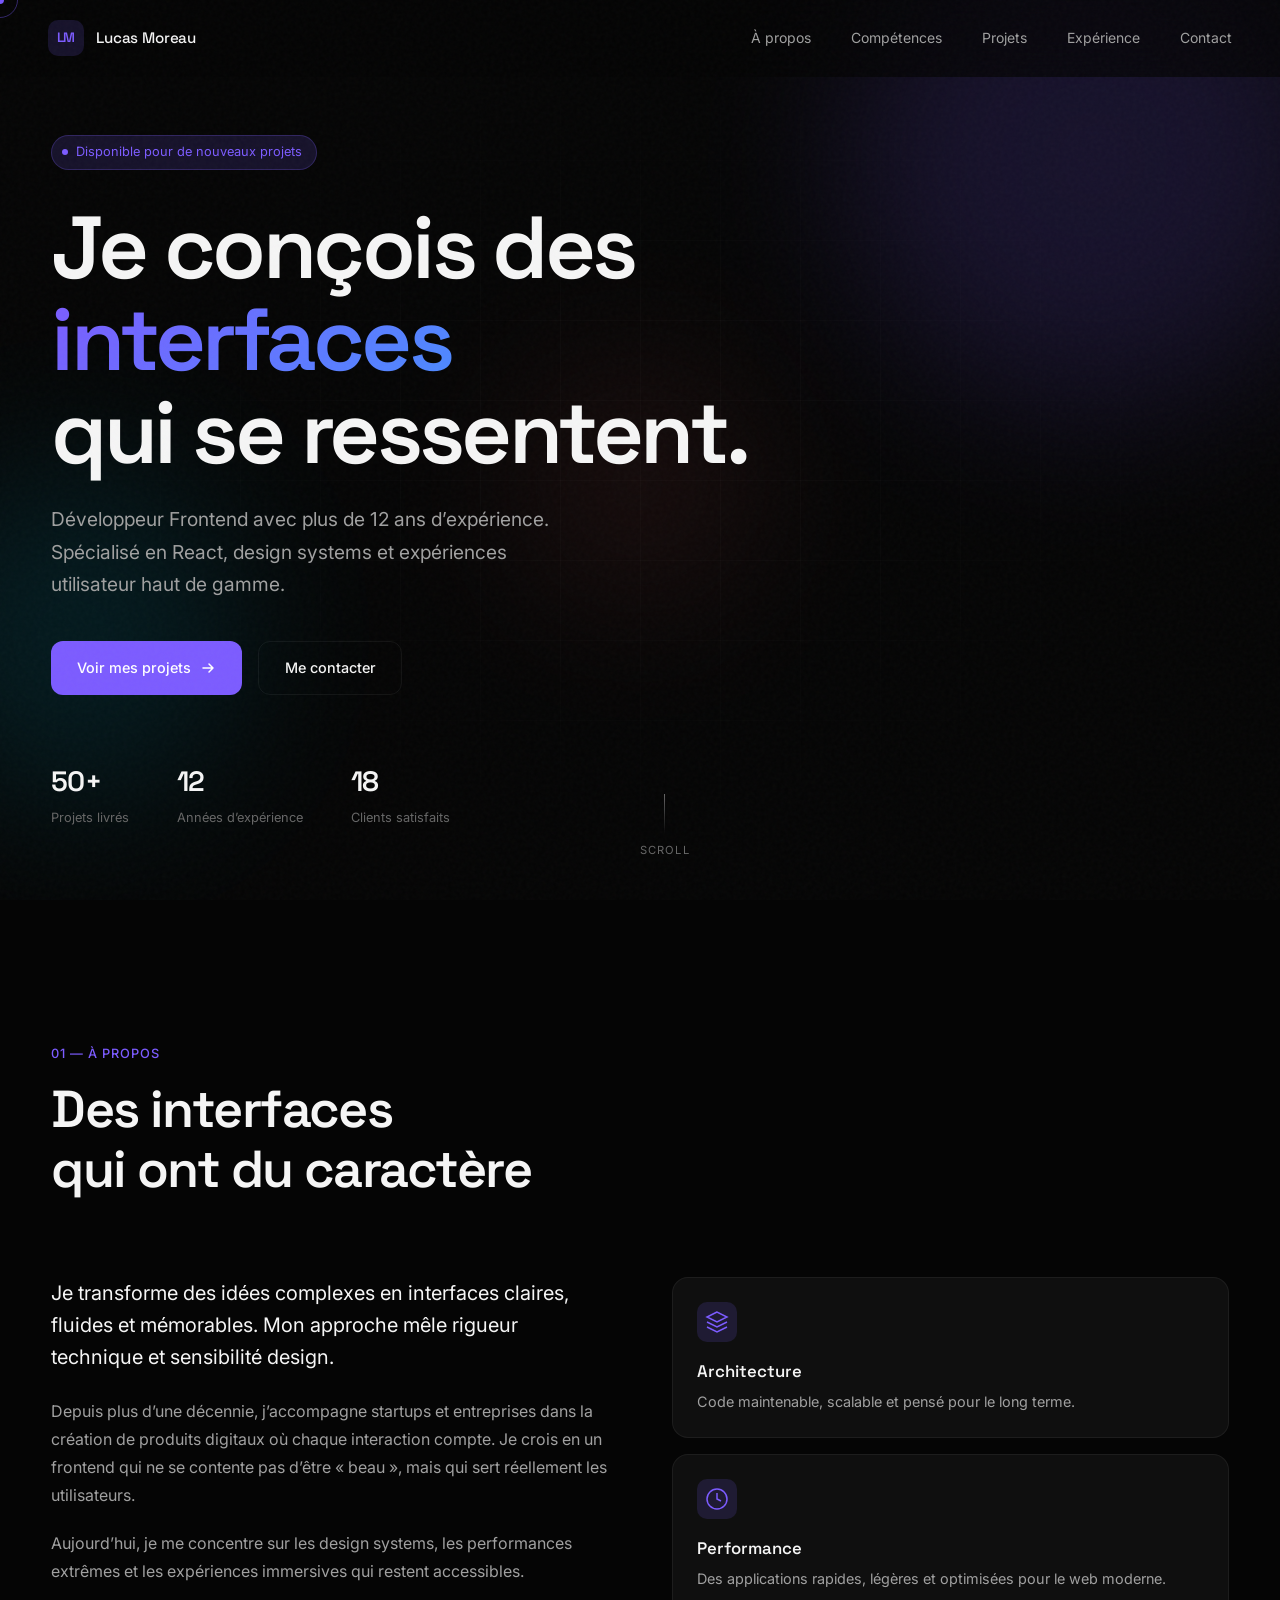
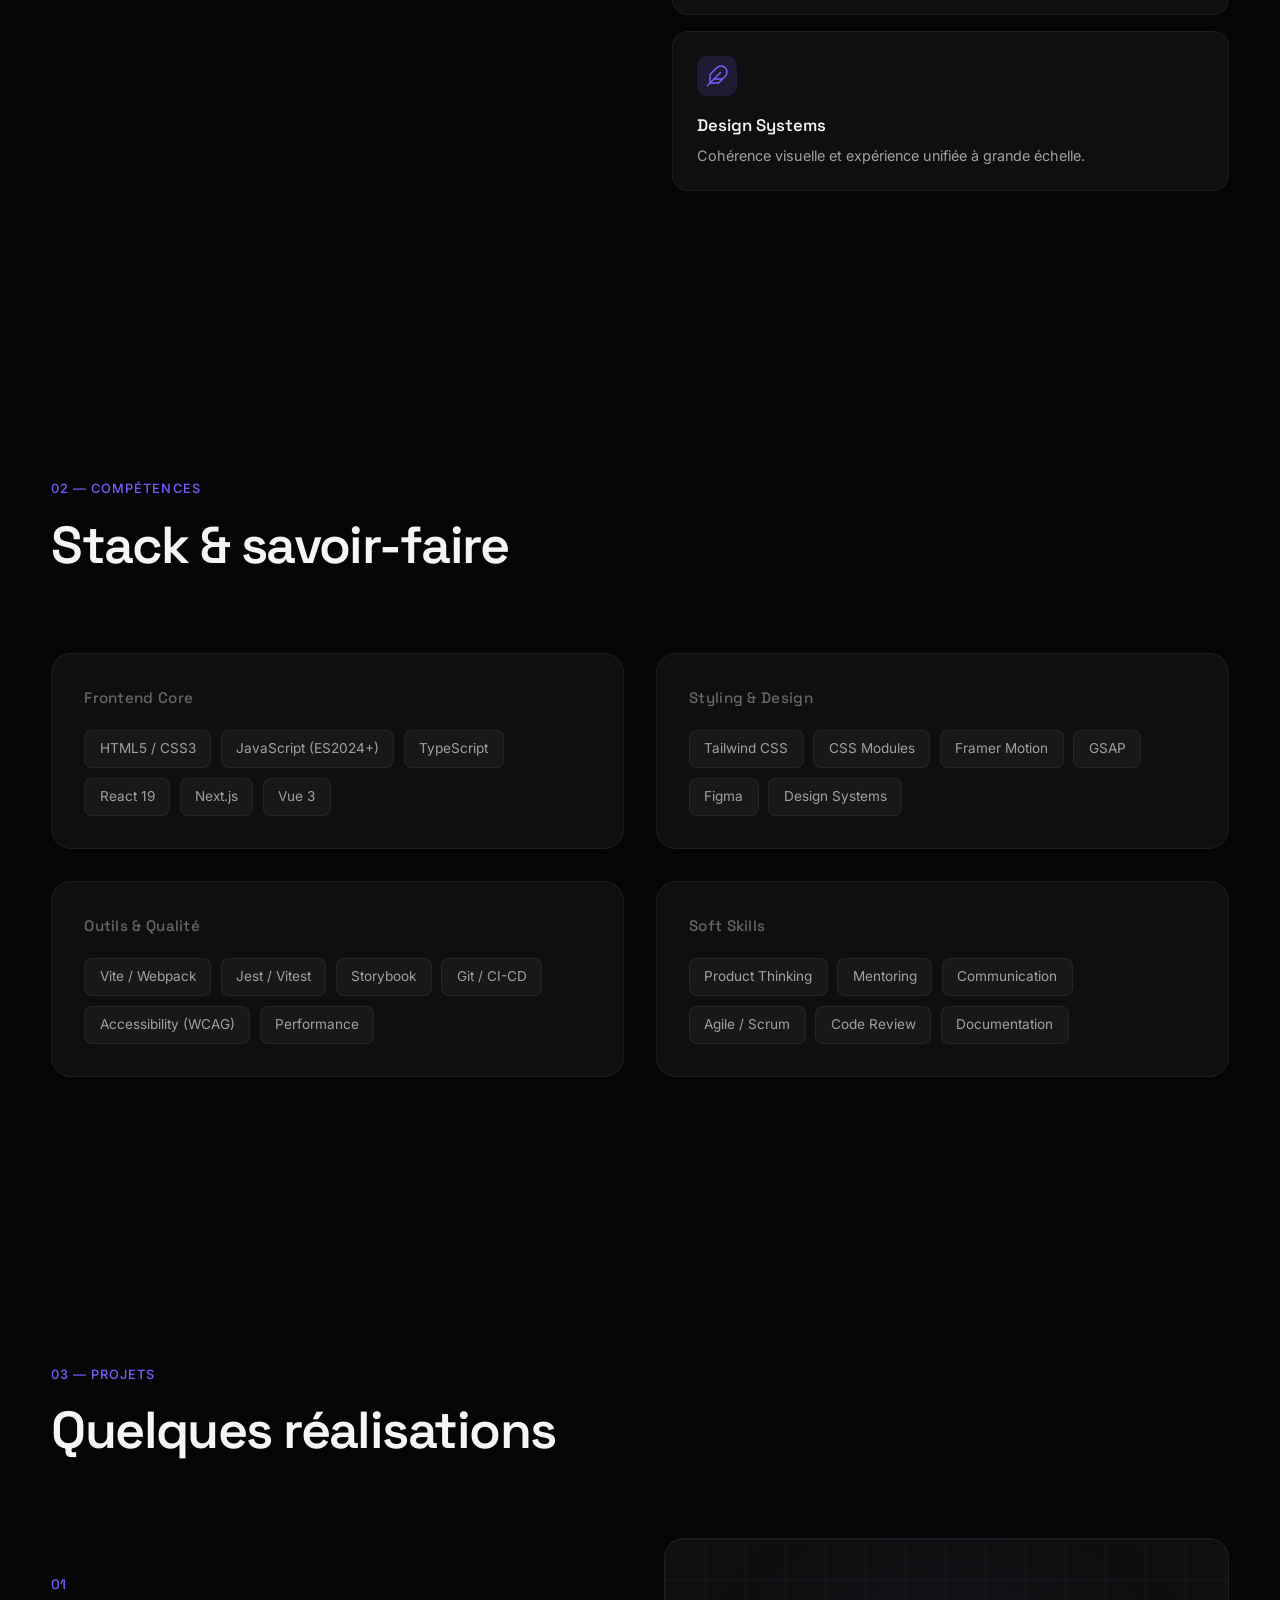
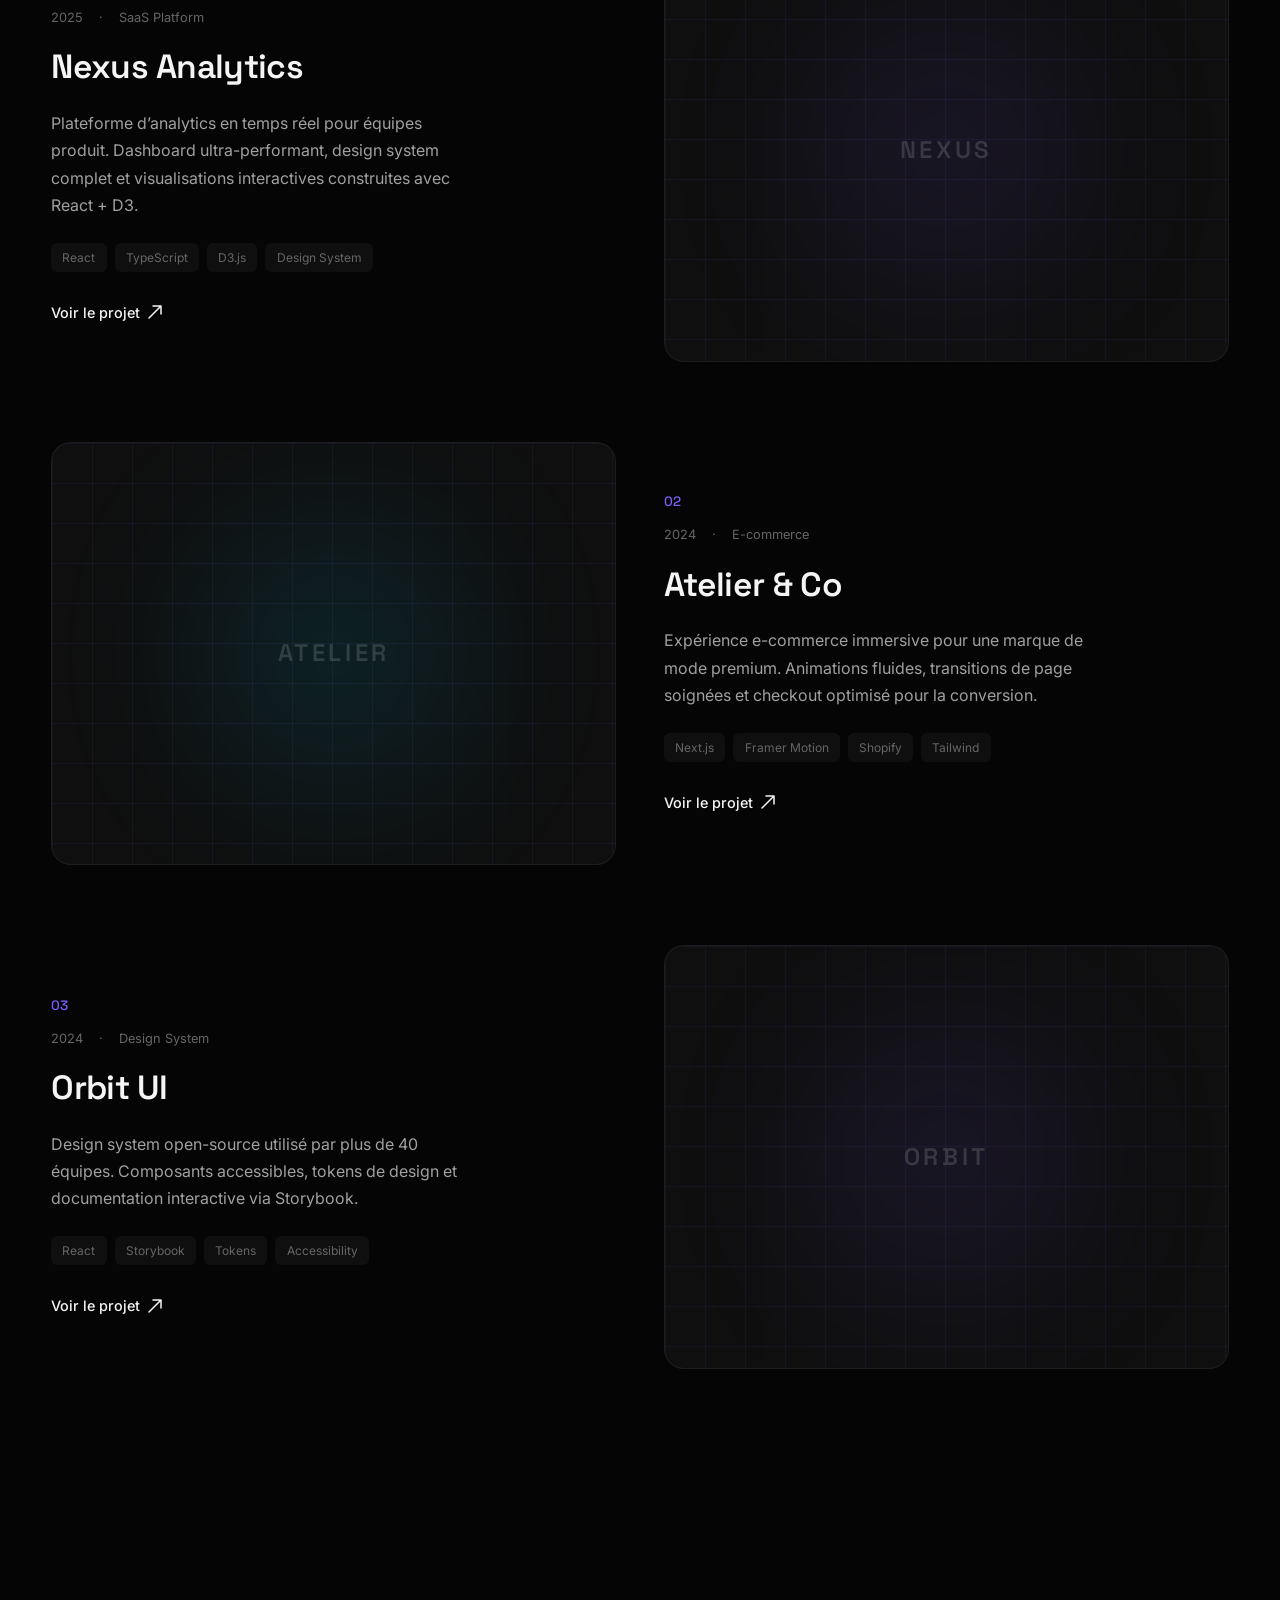
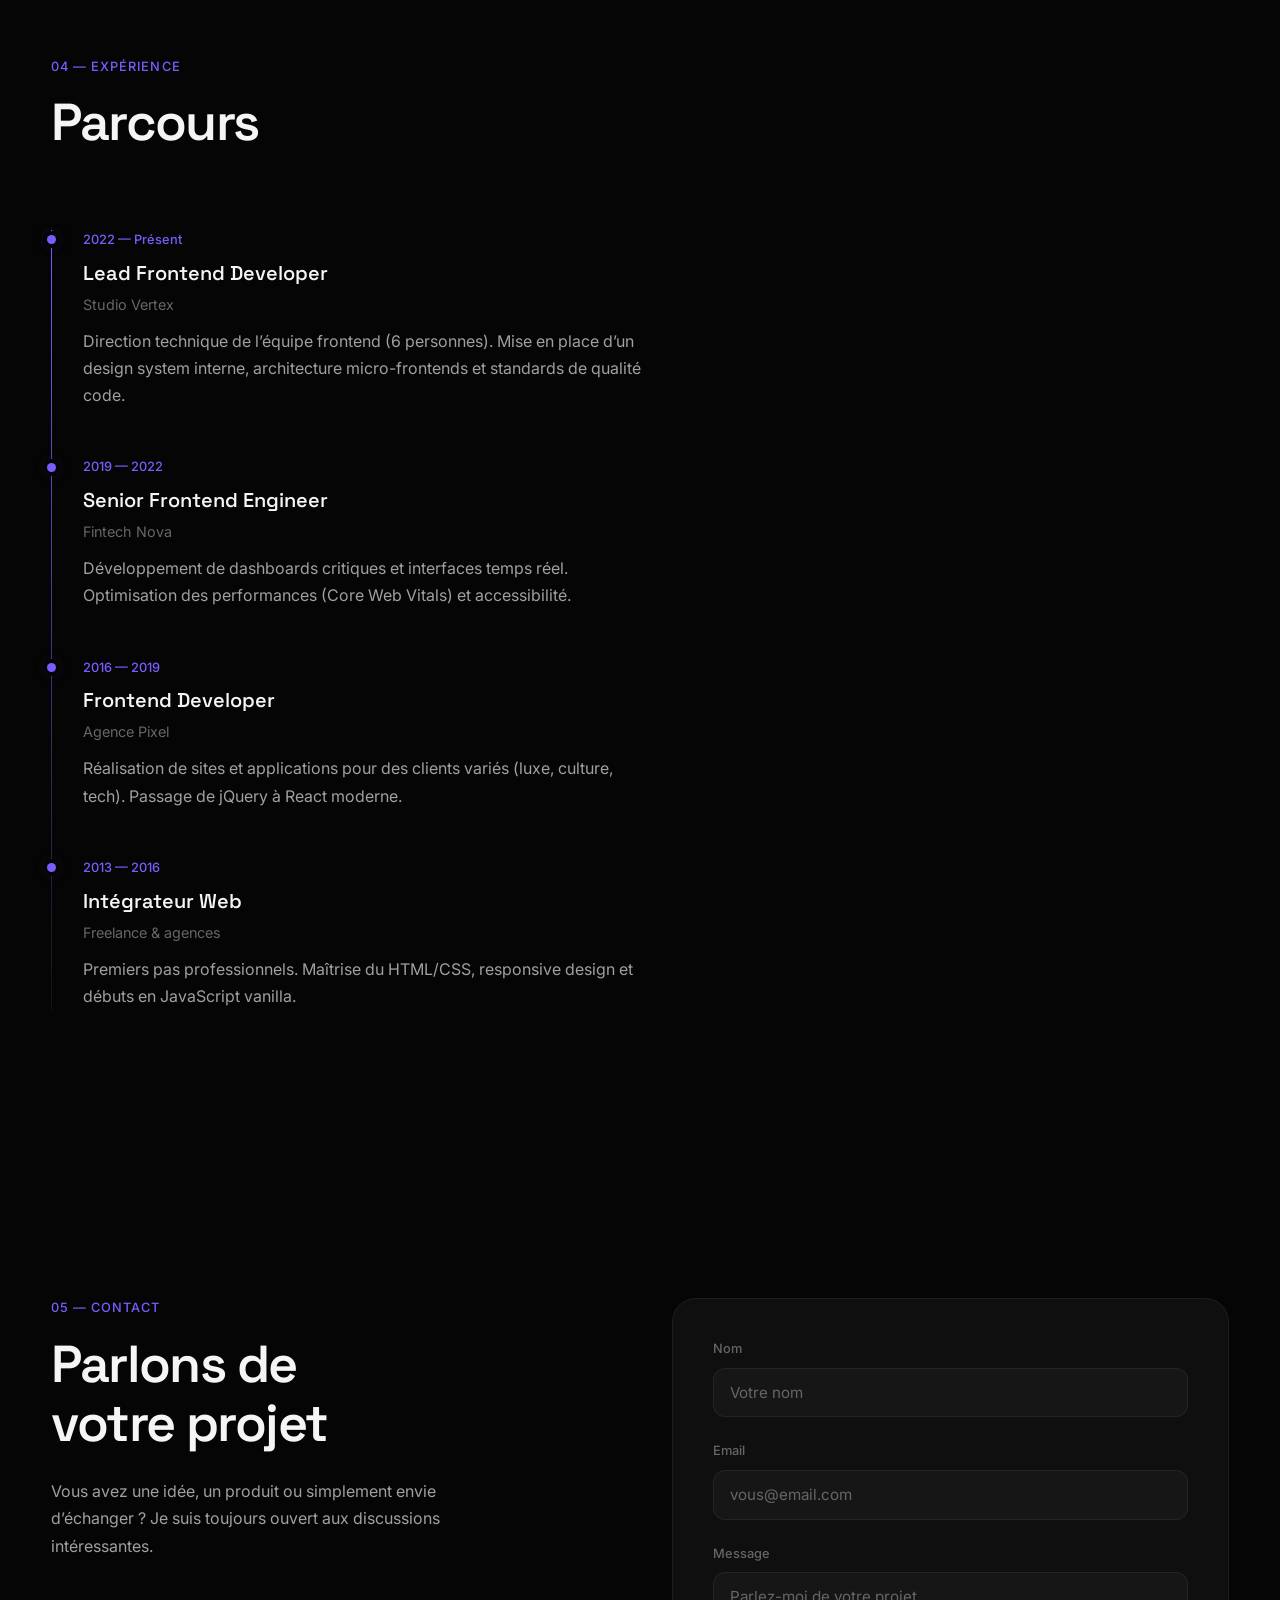
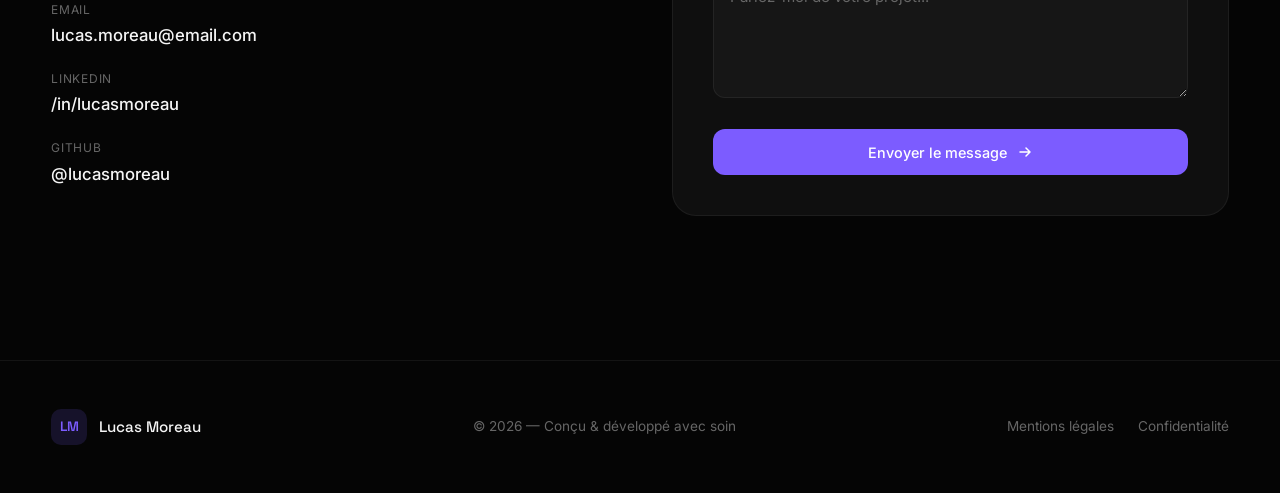
<file: index.html>
<!DOCTYPE html>
<html lang="fr">
<head>
  <meta charset="UTF-8" />
  <meta name="viewport" content="width=device-width, initial-scale=1.0" />
  <title>Lucas Moreau — Frontend Developer</title>
  <meta name="description" content="Portfolio de Lucas Moreau, développeur Frontend spécialisé en interfaces modernes et expériences utilisateur exceptionnelles." />
  <link rel="preconnect" href="https://fonts.googleapis.com" />
  <link rel="preconnect" href="https://fonts.gstatic.com" crossorigin />
  <link href="https://fonts.googleapis.com/css2?family=Space+Grotesk:wght@300;400;500;600;700&family=Inter:wght@300;400;500;600&display=swap" rel="stylesheet" />
  <link rel="stylesheet" href="styles.css" />
</head>
<body>
  <!-- Noise overlay -->
  <div class="noise"></div>

  <!-- Cursor custom -->
  <div class="cursor" id="cursor"></div>
  <div class="cursor-follower" id="cursorFollower"></div>

  <!-- Navigation -->
  <nav class="nav" id="nav">
    <div class="nav-logo">
      <span class="logo-mark">LM</span>
      <span class="logo-text">Lucas Moreau</span>
    </div>
    <ul class="nav-links">
      <li><a href="#about" data-section="about">À propos</a></li>
      <li><a href="#skills" data-section="skills">Compétences</a></li>
      <li><a href="#projects" data-section="projects">Projets</a></li>
      <li><a href="#experience" data-section="experience">Expérience</a></li>
      <li><a href="#contact" data-section="contact">Contact</a></li>
    </ul>
    <button class="nav-toggle" id="navToggle" aria-label="Menu">
      <span></span>
      <span></span>
    </button>
  </nav>

  <!-- Mobile menu -->
  <div class="mobile-menu" id="mobileMenu">
    <ul>
      <li><a href="#about">À propos</a></li>
      <li><a href="#skills">Compétences</a></li>
      <li><a href="#projects">Projets</a></li>
      <li><a href="#experience">Expérience</a></li>
      <li><a href="#contact">Contact</a></li>
    </ul>
  </div>

  <!-- Hero -->
  <header class="hero" id="hero">
    <div class="hero-bg">
      <div class="orb orb-1"></div>
      <div class="orb orb-2"></div>
      <div class="orb orb-3"></div>
      <div class="grid-lines"></div>
    </div>

    <div class="hero-content">
      <div class="hero-badge">
        <span class="badge-dot"></span>
        Disponible pour de nouveaux projets
      </div>

      <h1 class="hero-title">
        <span class="line">Je conçois des</span>
        <span class="line highlight">interfaces</span>
        <span class="line">qui se ressentent.</span>
      </h1>

      <p class="hero-subtitle">
        Développeur Frontend avec plus de 12 ans d’expérience.<br />
        Spécialisé en React, design systems et expériences utilisateur haut de gamme.
      </p>

      <div class="hero-cta">
        <a href="#projects" class="btn btn-primary">
          <span>Voir mes projets</span>
          <svg width="16" height="16" viewBox="0 0 16 16" fill="none">
            <path d="M3 8H13M13 8L9 4M13 8L9 12" stroke="currentColor" stroke-width="1.5" stroke-linecap="round" stroke-linejoin="round"/>
          </svg>
        </a>
        <a href="#contact" class="btn btn-ghost">Me contacter</a>
      </div>

      <div class="hero-stats">
        <div class="stat">
          <span class="stat-number">50+</span>
          <span class="stat-label">Projets livrés</span>
        </div>
        <div class="stat">
          <span class="stat-number">12</span>
          <span class="stat-label">Années d’expérience</span>
        </div>
        <div class="stat">
          <span class="stat-number">18</span>
          <span class="stat-label">Clients satisfaits</span>
        </div>
      </div>
    </div>

    <div class="scroll-indicator">
      <div class="scroll-line"></div>
      <span>Scroll</span>
    </div>
  </header>

  <!-- About -->
  <section class="section about" id="about">
    <div class="container">
      <div class="section-header">
        <span class="section-tag">01 — À propos</span>
        <h2 class="section-title">Des interfaces<br />qui ont du caractère</h2>
      </div>

      <div class="about-grid">
        <div class="about-text">
          <p class="lead">
            Je transforme des idées complexes en interfaces claires, fluides et mémorables.
            Mon approche mêle rigueur technique et sensibilité design.
          </p>
          <p>
            Depuis plus d’une décennie, j’accompagne startups et entreprises dans la création
            de produits digitaux où chaque interaction compte. Je crois en un frontend qui
            ne se contente pas d’être « beau », mais qui sert réellement les utilisateurs.
          </p>
          <p>
            Aujourd’hui, je me concentre sur les design systems, les performances extrêmes
            et les expériences immersives qui restent accessibles.
          </p>
        </div>

        <div class="about-cards">
          <div class="info-card">
            <div class="info-icon">
              <svg width="24" height="24" viewBox="0 0 24 24" fill="none" stroke="currentColor" stroke-width="1.5">
                <path d="M12 2L2 7l10 5 10-5-10-5zM2 17l10 5 10-5M2 12l10 5 10-5"/>
              </svg>
            </div>
            <h3>Architecture</h3>
            <p>Code maintenable, scalable et pensé pour le long terme.</p>
          </div>
          <div class="info-card">
            <div class="info-icon">
              <svg width="24" height="24" viewBox="0 0 24 24" fill="none" stroke="currentColor" stroke-width="1.5">
                <circle cx="12" cy="12" r="10"/>
                <path d="M12 6v6l4 2"/>
              </svg>
            </div>
            <h3>Performance</h3>
            <p>Des applications rapides, légères et optimisées pour le web moderne.</p>
          </div>
          <div class="info-card">
            <div class="info-icon">
              <svg width="24" height="24" viewBox="0 0 24 24" fill="none" stroke="currentColor" stroke-width="1.5">
                <path d="M20.24 12.24a6 6 0 0 0-8.49-8.49L5 10.5V19h8.5z"/>
                <line x1="16" y1="8" x2="2" y2="22"/>
                <line x1="17.5" y1="15" x2="9" y2="15"/>
              </svg>
            </div>
            <h3>Design Systems</h3>
            <p>Cohérence visuelle et expérience unifiée à grande échelle.</p>
          </div>
        </div>
      </div>
    </div>
  </section>

  <!-- Skills -->
  <section class="section skills" id="skills">
    <div class="container">
      <div class="section-header">
        <span class="section-tag">02 — Compétences</span>
        <h2 class="section-title">Stack & savoir-faire</h2>
      </div>

      <div class="skills-grid">
        <div class="skill-category">
          <h3>Frontend Core</h3>
          <div class="skill-tags">
            <span class="skill-tag">HTML5 / CSS3</span>
            <span class="skill-tag">JavaScript (ES2024+)</span>
            <span class="skill-tag">TypeScript</span>
            <span class="skill-tag">React 19</span>
            <span class="skill-tag">Next.js</span>
            <span class="skill-tag">Vue 3</span>
          </div>
        </div>

        <div class="skill-category">
          <h3>Styling & Design</h3>
          <div class="skill-tags">
            <span class="skill-tag">Tailwind CSS</span>
            <span class="skill-tag">CSS Modules</span>
            <span class="skill-tag">Framer Motion</span>
            <span class="skill-tag">GSAP</span>
            <span class="skill-tag">Figma</span>
            <span class="skill-tag">Design Systems</span>
          </div>
        </div>

        <div class="skill-category">
          <h3>Outils & Qualité</h3>
          <div class="skill-tags">
            <span class="skill-tag">Vite / Webpack</span>
            <span class="skill-tag">Jest / Vitest</span>
            <span class="skill-tag">Storybook</span>
            <span class="skill-tag">Git / CI-CD</span>
            <span class="skill-tag">Accessibility (WCAG)</span>
            <span class="skill-tag">Performance</span>
          </div>
        </div>

        <div class="skill-category">
          <h3>Soft Skills</h3>
          <div class="skill-tags">
            <span class="skill-tag">Product Thinking</span>
            <span class="skill-tag">Mentoring</span>
            <span class="skill-tag">Communication</span>
            <span class="skill-tag">Agile / Scrum</span>
            <span class="skill-tag">Code Review</span>
            <span class="skill-tag">Documentation</span>
          </div>
        </div>
      </div>
    </div>
  </section>

  <!-- Projects -->
  <section class="section projects" id="projects">
    <div class="container">
      <div class="section-header">
        <span class="section-tag">03 — Projets</span>
        <h2 class="section-title">Quelques réalisations</h2>
      </div>

      <div class="projects-list">
        <!-- Project 1 -->
        <article class="project-card" data-index="01">
          <div class="project-info">
            <span class="project-number">01</span>
            <div class="project-meta">
              <span class="project-year">2025</span>
              <span class="project-type">SaaS Platform</span>
            </div>
            <h3 class="project-title">Nexus Analytics</h3>
            <p class="project-desc">
              Plateforme d’analytics en temps réel pour équipes produit.
              Dashboard ultra-performant, design system complet et visualisations
              interactives construites avec React + D3.
            </p>
            <div class="project-tags">
              <span>React</span>
              <span>TypeScript</span>
              <span>D3.js</span>
              <span>Design System</span>
            </div>
            <a href="#" class="project-link">
              Voir le projet
              <svg width="14" height="14" viewBox="0 0 14 14" fill="none">
                <path d="M1 13L13 1M13 1H5M13 1V9" stroke="currentColor" stroke-width="1.5" stroke-linecap="round" stroke-linejoin="round"/>
              </svg>
            </a>
          </div>
          <div class="project-visual">
            <div class="visual-placeholder">
              <div class="visual-grid"></div>
              <div class="visual-glow"></div>
              <span class="visual-label">NEXUS</span>
            </div>
          </div>
        </article>

        <!-- Project 2 -->
        <article class="project-card reverse" data-index="02">
          <div class="project-info">
            <span class="project-number">02</span>
            <div class="project-meta">
              <span class="project-year">2024</span>
              <span class="project-type">E-commerce</span>
            </div>
            <h3 class="project-title">Atelier & Co</h3>
            <p class="project-desc">
              Expérience e-commerce immersive pour une marque de mode premium.
              Animations fluides, transitions de page soignées et checkout
              optimisé pour la conversion.
            </p>
            <div class="project-tags">
              <span>Next.js</span>
              <span>Framer Motion</span>
              <span>Shopify</span>
              <span>Tailwind</span>
            </div>
            <a href="#" class="project-link">
              Voir le projet
              <svg width="14" height="14" viewBox="0 0 14 14" fill="none">
                <path d="M1 13L13 1M13 1H5M13 1V9" stroke="currentColor" stroke-width="1.5" stroke-linecap="round" stroke-linejoin="round"/>
              </svg>
            </a>
          </div>
          <div class="project-visual">
            <div class="visual-placeholder alt">
              <div class="visual-grid"></div>
              <div class="visual-glow"></div>
              <span class="visual-label">ATELIER</span>
            </div>
          </div>
        </article>

        <!-- Project 3 -->
        <article class="project-card" data-index="03">
          <div class="project-info">
            <span class="project-number">03</span>
            <div class="project-meta">
              <span class="project-year">2024</span>
              <span class="project-type">Design System</span>
            </div>
            <h3 class="project-title">Orbit UI</h3>
            <p class="project-desc">
              Design system open-source utilisé par plus de 40 équipes.
              Composants accessibles, tokens de design et documentation
              interactive via Storybook.
            </p>
            <div class="project-tags">
              <span>React</span>
              <span>Storybook</span>
              <span>Tokens</span>
              <span>Accessibility</span>
            </div>
            <a href="#" class="project-link">
              Voir le projet
              <svg width="14" height="14" viewBox="0 0 14 14" fill="none">
                <path d="M1 13L13 1M13 1H5M13 1V9" stroke="currentColor" stroke-width="1.5" stroke-linecap="round" stroke-linejoin="round"/>
              </svg>
            </a>
          </div>
          <div class="project-visual">
            <div class="visual-placeholder">
              <div class="visual-grid"></div>
              <div class="visual-glow"></div>
              <span class="visual-label">ORBIT</span>
            </div>
          </div>
        </article>
      </div>
    </div>
  </section>

  <!-- Experience -->
  <section class="section experience" id="experience">
    <div class="container">
      <div class="section-header">
        <span class="section-tag">04 — Expérience</span>
        <h2 class="section-title">Parcours</h2>
      </div>

      <div class="timeline">
        <div class="timeline-item">
          <div class="timeline-marker"></div>
          <div class="timeline-content">
            <span class="timeline-date">2022 — Présent</span>
            <h3>Lead Frontend Developer</h3>
            <span class="timeline-company">Studio Vertex</span>
            <p>
              Direction technique de l’équipe frontend (6 personnes).
              Mise en place d’un design system interne, architecture micro-frontends
              et standards de qualité code.
            </p>
          </div>
        </div>

        <div class="timeline-item">
          <div class="timeline-marker"></div>
          <div class="timeline-content">
            <span class="timeline-date">2019 — 2022</span>
            <h3>Senior Frontend Engineer</h3>
            <span class="timeline-company">Fintech Nova</span>
            <p>
              Développement de dashboards critiques et interfaces temps réel.
              Optimisation des performances (Core Web Vitals) et accessibilité.
            </p>
          </div>
        </div>

        <div class="timeline-item">
          <div class="timeline-marker"></div>
          <div class="timeline-content">
            <span class="timeline-date">2016 — 2019</span>
            <h3>Frontend Developer</h3>
            <span class="timeline-company">Agence Pixel</span>
            <p>
              Réalisation de sites et applications pour des clients variés
              (luxe, culture, tech). Passage de jQuery à React moderne.
            </p>
          </div>
        </div>

        <div class="timeline-item">
          <div class="timeline-marker"></div>
          <div class="timeline-content">
            <span class="timeline-date">2013 — 2016</span>
            <h3>Intégrateur Web</h3>
            <span class="timeline-company">Freelance & agences</span>
            <p>
              Premiers pas professionnels. Maîtrise du HTML/CSS, responsive design
              et débuts en JavaScript vanilla.
            </p>
          </div>
        </div>
      </div>
    </div>
  </section>

  <!-- Contact -->
  <section class="section contact" id="contact">
    <div class="container">
      <div class="contact-wrapper">
        <div class="contact-info">
          <span class="section-tag">05 — Contact</span>
          <h2 class="section-title">Parlons de<br />votre projet</h2>
          <p>
            Vous avez une idée, un produit ou simplement envie d’échanger ?
            Je suis toujours ouvert aux discussions intéressantes.
          </p>

          <div class="contact-details">
            <a href="mailto:lucas.moreau@email.com" class="contact-link">
              <span class="contact-label">Email</span>
              <span class="contact-value">lucas.moreau@email.com</span>
            </a>
            <a href="https://linkedin.com" class="contact-link" target="_blank" rel="noopener">
              <span class="contact-label">LinkedIn</span>
              <span class="contact-value">/in/lucasmoreau</span>
            </a>
            <a href="https://github.com" class="contact-link" target="_blank" rel="noopener">
              <span class="contact-label">GitHub</span>
              <span class="contact-value">@lucasmoreau</span>
            </a>
          </div>
        </div>

        <form class="contact-form" id="contactForm">
          <div class="form-group">
            <label for="name">Nom</label>
            <input type="text" id="name" name="name" placeholder="Votre nom" required />
          </div>
          <div class="form-group">
            <label for="email">Email</label>
            <input type="email" id="email" name="email" placeholder="vous@email.com" required />
          </div>
          <div class="form-group">
            <label for="message">Message</label>
            <textarea id="message" name="message" rows="5" placeholder="Parlez-moi de votre projet..." required></textarea>
          </div>
          <button type="submit" class="btn btn-primary btn-full">
            <span>Envoyer le message</span>
            <svg width="16" height="16" viewBox="0 0 16 16" fill="none">
              <path d="M3 8H13M13 8L9 4M13 8L9 12" stroke="currentColor" stroke-width="1.5" stroke-linecap="round" stroke-linejoin="round"/>
            </svg>
          </button>
        </form>
      </div>
    </div>
  </section>

  <!-- Footer -->
  <footer class="footer">
    <div class="container">
      <div class="footer-content">
        <div class="footer-logo">
          <span class="logo-mark">LM</span>
          <span>Lucas Moreau</span>
        </div>
        <p class="footer-copy">© 2026 — Conçu & développé avec soin</p>
        <div class="footer-links">
          <a href="#">Mentions légales</a>
          <a href="#">Confidentialité</a>
        </div>
      </div>
    </div>
  </footer>

  <script src="script.js"></script>
</body>
</html>
</file>
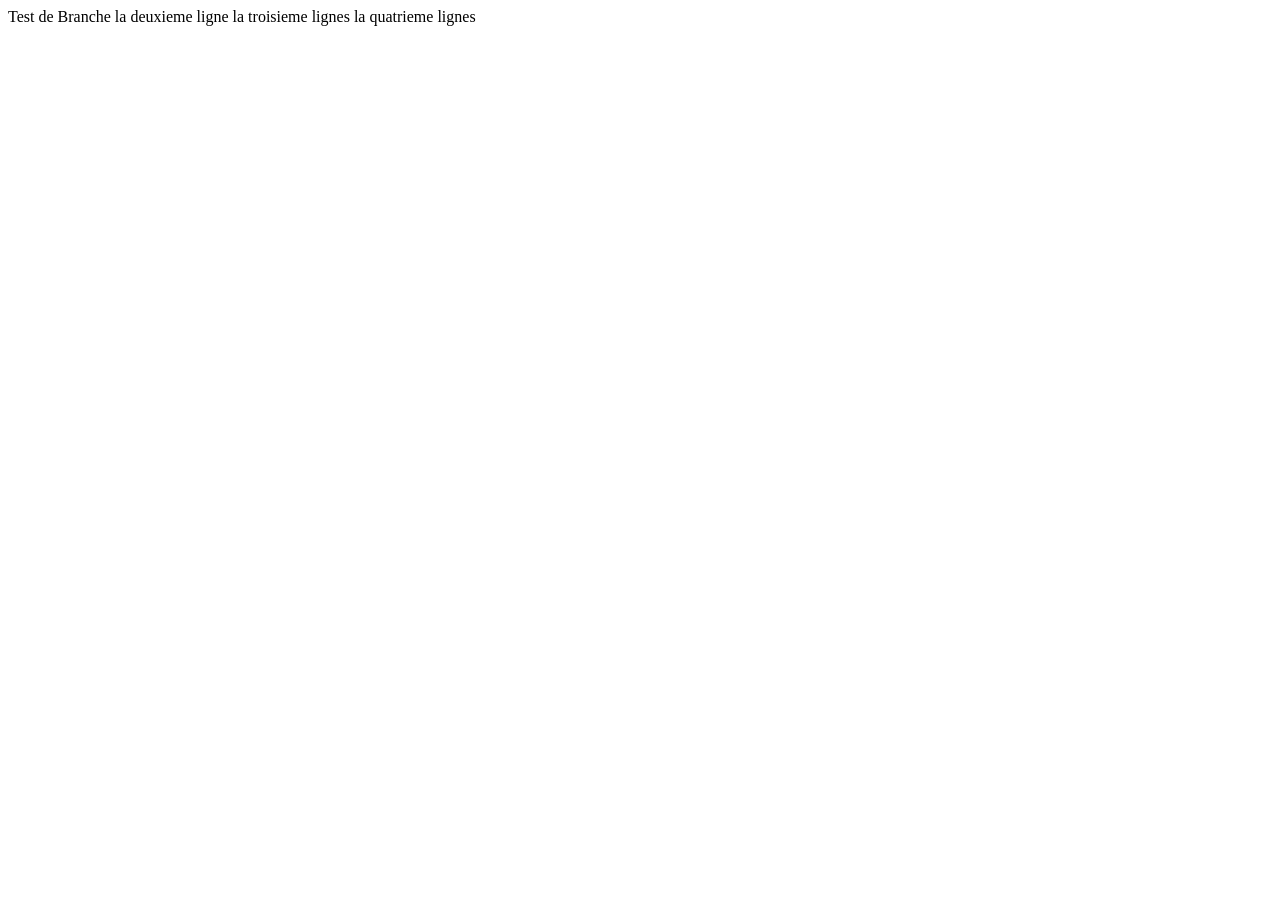
<file: test1.html>
<!DOCTYPE html>
<html lang="en">
<head>
    <meta charset="UTF-8">
    <meta name="viewport" content="width=device-width, initial-scale=1.0">
    <title>Document</title>
</head>
<body>
    Test de Branche
    la deuxieme ligne
    la troisieme lignes
    la quatrieme lignes
</body>
</html>
</file>
<file: styles.css>
/* ============================================
   LUCAS MOREAU — Ultra Modern Portfolio
   ============================================ */

:root {
  /* Colors */
  --bg: #050505;
  --bg-elevated: #0a0a0a;
  --bg-card: #0f0f0f;
  --bg-card-hover: #141414;
  --border: rgba(255, 255, 255, 0.06);
  --border-hover: rgba(255, 255, 255, 0.12);

  --text: #f5f5f5;
  --text-secondary: #a0a0a0;
  --text-muted: #666666;

  --accent: #7c5cff;
  --accent-soft: rgba(124, 92, 255, 0.15);
  --accent-glow: rgba(124, 92, 255, 0.4);

  --gradient-1: linear-gradient(135deg, #7c5cff 0%, #00d4ff 100%);
  --gradient-2: linear-gradient(135deg, #ff6b6b 0%, #7c5cff 100%);
  --gradient-text: linear-gradient(90deg, #f5f5f5 0%, #a0a0a0 100%);

  /* Typography */
  --font-display: 'Space Grotesk', system-ui, sans-serif;
  --font-body: 'Inter', system-ui, sans-serif;

  /* Spacing */
  --section-pad: clamp(5rem, 12vw, 9rem);
  --container: min(1200px, 92vw);

  /* Transitions */
  --ease: cubic-bezier(0.16, 1, 0.3, 1);
  --ease-out: cubic-bezier(0.22, 1, 0.36, 1);
}

/* Reset */
*, *::before, *::after {
  margin: 0;
  padding: 0;
  box-sizing: border-box;
}

html {
  scroll-behavior: smooth;
  font-size: 16px;
}

body {
  font-family: var(--font-body);
  background: var(--bg);
  color: var(--text);
  line-height: 1.6;
  overflow-x: hidden;
  -webkit-font-smoothing: antialiased;
  cursor: none;
}

/* Hide default cursor on interactive elements */
a, button, input, textarea, .skill-tag, .project-link {
  cursor: none;
}

/* Noise texture */
.noise {
  position: fixed;
  inset: 0;
  pointer-events: none;
  z-index: 9998;
  opacity: 0.03;
  background-image: url("data:image/svg+xml,%3Csvg viewBox='0 0 256 256' xmlns='http://www.w3.org/2000/svg'%3E%3Cfilter id='noise'%3E%3CfeTurbulence type='fractalNoise' baseFrequency='0.9' numOctaves='4' stitchTiles='stitch'/%3E%3C/filter%3E%3Crect width='100%25' height='100%25' filter='url(%23noise)'/%3E%3C/svg%3E");
}

/* Custom cursor */
.cursor {
  position: fixed;
  width: 8px;
  height: 8px;
  background: var(--accent);
  border-radius: 50%;
  pointer-events: none;
  z-index: 10000;
  mix-blend-mode: difference;
  transform: translate(-50%, -50%);
  transition: width 0.2s var(--ease), height 0.2s var(--ease), background 0.2s;
}

.cursor-follower {
  position: fixed;
  width: 36px;
  height: 36px;
  border: 1px solid rgba(124, 92, 255, 0.4);
  border-radius: 50%;
  pointer-events: none;
  z-index: 9999;
  transform: translate(-50%, -50%);
  transition: width 0.3s var(--ease), height 0.3s var(--ease), border-color 0.3s;
}

.cursor.hover {
  width: 16px;
  height: 16px;
  background: #fff;
}

.cursor-follower.hover {
  width: 56px;
  height: 56px;
  border-color: rgba(255, 255, 255, 0.3);
}

/* Navigation */
.nav {
  position: fixed;
  top: 0;
  left: 0;
  right: 0;
  z-index: 1000;
  display: flex;
  align-items: center;
  justify-content: space-between;
  padding: 1.25rem clamp(1.5rem, 4vw, 3rem);
  background: rgba(5, 5, 5, 0.7);
  backdrop-filter: blur(20px);
  border-bottom: 1px solid transparent;
  transition: border-color 0.4s, background 0.4s;
}

.nav.scrolled {
  border-bottom-color: var(--border);
  background: rgba(5, 5, 5, 0.85);
}

.nav-logo {
  display: flex;
  align-items: center;
  gap: 0.75rem;
}

.logo-mark {
  display: flex;
  align-items: center;
  justify-content: center;
  width: 36px;
  height: 36px;
  background: var(--accent-soft);
  color: var(--accent);
  font-family: var(--font-display);
  font-weight: 600;
  font-size: 0.85rem;
  border-radius: 10px;
  letter-spacing: -0.02em;
}

.logo-text {
  font-family: var(--font-display);
  font-weight: 500;
  font-size: 0.95rem;
  letter-spacing: -0.01em;
}

.nav-links {
  display: flex;
  gap: 2.5rem;
  list-style: none;
}

.nav-links a {
  font-size: 0.875rem;
  color: var(--text-secondary);
  text-decoration: none;
  font-weight: 400;
  transition: color 0.3s;
  position: relative;
}

.nav-links a::after {
  content: '';
  position: absolute;
  bottom: -4px;
  left: 0;
  width: 0;
  height: 1px;
  background: var(--accent);
  transition: width 0.3s var(--ease);
}

.nav-links a:hover {
  color: var(--text);
}

.nav-links a:hover::after {
  width: 100%;
}

.nav-toggle {
  display: none;
  flex-direction: column;
  gap: 6px;
  background: none;
  border: none;
  padding: 8px;
}

.nav-toggle span {
  display: block;
  width: 22px;
  height: 1.5px;
  background: var(--text);
  transition: transform 0.3s, opacity 0.3s;
}

/* Mobile menu */
.mobile-menu {
  position: fixed;
  inset: 0;
  background: rgba(5, 5, 5, 0.97);
  backdrop-filter: blur(30px);
  z-index: 999;
  display: flex;
  align-items: center;
  justify-content: center;
  opacity: 0;
  visibility: hidden;
  transition: opacity 0.4s, visibility 0.4s;
}

.mobile-menu.open {
  opacity: 1;
  visibility: visible;
}

.mobile-menu ul {
  list-style: none;
  text-align: center;
}

.mobile-menu a {
  display: block;
  font-family: var(--font-display);
  font-size: clamp(1.75rem, 6vw, 2.5rem);
  font-weight: 500;
  color: var(--text);
  text-decoration: none;
  padding: 0.75rem 0;
  transition: color 0.3s;
}

.mobile-menu a:hover {
  color: var(--accent);
}

/* Hero */
.hero {
  position: relative;
  min-height: 100vh;
  display: flex;
  align-items: center;
  padding: 8rem 0 4rem;
  overflow: hidden;
}

.hero-bg {
  position: absolute;
  inset: 0;
  pointer-events: none;
}

.orb {
  position: absolute;
  border-radius: 50%;
  filter: blur(80px);
  opacity: 0.5;
}

.orb-1 {
  width: 500px;
  height: 500px;
  background: var(--accent);
  top: -10%;
  right: -5%;
  opacity: 0.15;
  animation: float 12s ease-in-out infinite;
}

.orb-2 {
  width: 350px;
  height: 350px;
  background: #00d4ff;
  bottom: 10%;
  left: -8%;
  opacity: 0.1;
  animation: float 15s ease-in-out infinite reverse;
}

.orb-3 {
  width: 250px;
  height: 250px;
  background: #ff6b6b;
  top: 40%;
  left: 40%;
  opacity: 0.08;
  animation: float 10s ease-in-out infinite 2s;
}

@keyframes float {
  0%, 100% { transform: translate(0, 0); }
  50% { transform: translate(30px, -40px); }
}

.grid-lines {
  position: absolute;
  inset: 0;
  background-image:
    linear-gradient(rgba(255,255,255,0.02) 1px, transparent 1px),
    linear-gradient(90deg, rgba(255,255,255,0.02) 1px, transparent 1px);
  background-size: 80px 80px;
  mask-image: radial-gradient(ellipse at center, black 20%, transparent 70%);
}

.hero-content {
  position: relative;
  width: var(--container);
  margin: 0 auto;
  z-index: 1;
}

.hero-badge {
  display: inline-flex;
  align-items: center;
  gap: 0.5rem;
  padding: 0.4rem 0.9rem 0.4rem 0.6rem;
  background: var(--accent-soft);
  border: 1px solid rgba(124, 92, 255, 0.25);
  border-radius: 100px;
  font-size: 0.8rem;
  color: var(--accent);
  margin-bottom: 2rem;
  animation: fadeUp 0.8s var(--ease) both;
}

.badge-dot {
  width: 6px;
  height: 6px;
  background: var(--accent);
  border-radius: 50%;
  animation: pulse 2s ease-in-out infinite;
}

@keyframes pulse {
  0%, 100% { opacity: 1; transform: scale(1); }
  50% { opacity: 0.5; transform: scale(0.8); }
}

.hero-title {
  font-family: var(--font-display);
  font-size: clamp(2.8rem, 7.5vw, 5.5rem);
  font-weight: 600;
  line-height: 1.05;
  letter-spacing: -0.04em;
  margin-bottom: 1.5rem;
}

.hero-title .line {
  display: block;
  animation: fadeUp 0.9s var(--ease) both;
}

.hero-title .line:nth-child(1) { animation-delay: 0.1s; }
.hero-title .line:nth-child(2) { animation-delay: 0.2s; }
.hero-title .line:nth-child(3) { animation-delay: 0.3s; }

.hero-title .highlight {
  background: var(--gradient-1);
  -webkit-background-clip: text;
  -webkit-text-fill-color: transparent;
  background-clip: text;
}

.hero-subtitle {
  font-size: clamp(1rem, 2vw, 1.2rem);
  color: var(--text-secondary);
  max-width: 520px;
  margin-bottom: 2.5rem;
  line-height: 1.7;
  animation: fadeUp 0.9s var(--ease) 0.4s both;
}

.hero-cta {
  display: flex;
  flex-wrap: wrap;
  gap: 1rem;
  margin-bottom: 4rem;
  animation: fadeUp 0.9s var(--ease) 0.5s both;
}

/* Buttons */
.btn {
  display: inline-flex;
  align-items: center;
  gap: 0.6rem;
  padding: 0.9rem 1.6rem;
  font-family: var(--font-body);
  font-size: 0.9rem;
  font-weight: 500;
  border-radius: 12px;
  text-decoration: none;
  border: none;
  transition: all 0.35s var(--ease);
}

.btn-primary {
  background: var(--accent);
  color: #fff;
  box-shadow: 0 0 0 0 var(--accent-glow);
}

.btn-primary:hover {
  background: #8f75ff;
  box-shadow: 0 0 30px var(--accent-glow);
  transform: translateY(-2px);
}

.btn-ghost {
  background: transparent;
  color: var(--text);
  border: 1px solid var(--border);
}

.btn-ghost:hover {
  border-color: var(--border-hover);
  background: rgba(255, 255, 255, 0.03);
}

.btn-full {
  width: 100%;
  justify-content: center;
}

.hero-stats {
  display: flex;
  gap: 3rem;
  animation: fadeUp 0.9s var(--ease) 0.6s both;
}

.stat-number {
  display: block;
  font-family: var(--font-display);
  font-size: 1.75rem;
  font-weight: 600;
  letter-spacing: -0.03em;
  color: var(--text);
}

.stat-label {
  font-size: 0.8rem;
  color: var(--text-muted);
}

.scroll-indicator {
  position: absolute;
  bottom: 2.5rem;
  left: 50%;
  transform: translateX(-50%);
  display: flex;
  flex-direction: column;
  align-items: center;
  gap: 0.5rem;
  opacity: 0.4;
  animation: fadeUp 1s var(--ease) 1s both;
}

.scroll-line {
  width: 1px;
  height: 40px;
  background: linear-gradient(to bottom, var(--text-muted), transparent);
  animation: scrollPulse 2s ease-in-out infinite;
}

@keyframes scrollPulse {
  0%, 100% { opacity: 0.3; transform: scaleY(1); }
  50% { opacity: 1; transform: scaleY(1.1); }
}

.scroll-indicator span {
  font-size: 0.7rem;
  letter-spacing: 0.1em;
  text-transform: uppercase;
  color: var(--text-muted);
}

@keyframes fadeUp {
  from {
    opacity: 0;
    transform: translateY(30px);
  }
  to {
    opacity: 1;
    transform: translateY(0);
  }
}

/* Sections common */
.section {
  padding: var(--section-pad) 0;
  position: relative;
}

.container {
  width: var(--container);
  margin: 0 auto;
}

.section-header {
  margin-bottom: clamp(3rem, 6vw, 5rem);
}

.section-tag {
  display: block;
  font-size: 0.8rem;
  font-weight: 500;
  color: var(--accent);
  letter-spacing: 0.08em;
  text-transform: uppercase;
  margin-bottom: 1rem;
}

.section-title {
  font-family: var(--font-display);
  font-size: clamp(2rem, 5vw, 3.25rem);
  font-weight: 600;
  letter-spacing: -0.03em;
  line-height: 1.15;
}

/* About */
.about-grid {
  display: grid;
  grid-template-columns: 1fr 1fr;
  gap: 4rem;
  align-items: start;
}

.about-text .lead {
  font-size: 1.25rem;
  color: var(--text);
  margin-bottom: 1.5rem;
  line-height: 1.6;
}

.about-text p {
  color: var(--text-secondary);
  margin-bottom: 1.25rem;
  line-height: 1.75;
}

.about-cards {
  display: flex;
  flex-direction: column;
  gap: 1rem;
}

.info-card {
  padding: 1.5rem;
  background: var(--bg-card);
  border: 1px solid var(--border);
  border-radius: 16px;
  transition: border-color 0.3s, background 0.3s, transform 0.3s var(--ease);
}

.info-card:hover {
  border-color: var(--border-hover);
  background: var(--bg-card-hover);
  transform: translateX(6px);
}

.info-icon {
  width: 40px;
  height: 40px;
  display: flex;
  align-items: center;
  justify-content: center;
  background: var(--accent-soft);
  color: var(--accent);
  border-radius: 10px;
  margin-bottom: 1rem;
}

.info-card h3 {
  font-family: var(--font-display);
  font-size: 1.05rem;
  font-weight: 560;
  margin-bottom: 0.4rem;
}

.info-card p {
  font-size: 0.9rem;
  color: var(--text-secondary);
  line-height: 1.5;
}

/* Skills */
.skills-grid {
  display: grid;
  grid-template-columns: repeat(2, 1fr);
  gap: 2rem;
}

.skill-category {
  padding: 2rem;
  background: var(--bg-card);
  border: 1px solid var(--border);
  border-radius: 20px;
  transition: border-color 0.3s;
}

.skill-category:hover {
  border-color: var(--border-hover);
}

.skill-category h3 {
  font-family: var(--font-display);
  font-size: 0.95rem;
  font-weight: 500;
  color: var(--text-muted);
  margin-bottom: 1.25rem;
  letter-spacing: 0.02em;
}

.skill-tags {
  display: flex;
  flex-wrap: wrap;
  gap: 0.6rem;
}

.skill-tag {
  padding: 0.45rem 0.9rem;
  background: rgba(255, 255, 255, 0.04);
  border: 1px solid var(--border);
  border-radius: 8px;
  font-size: 0.85rem;
  color: var(--text-secondary);
  transition: all 0.25s var(--ease);
}

.skill-tag:hover {
  background: var(--accent-soft);
  border-color: rgba(124, 92, 255, 0.3);
  color: var(--accent);
}

/* Projects */
.projects-list {
  display: flex;
  flex-direction: column;
  gap: 5rem;
}

.project-card {
  display: grid;
  grid-template-columns: 1fr 1fr;
  gap: 3rem;
  align-items: center;
}

.project-card.reverse {
  direction: rtl;
}

.project-card.reverse > * {
  direction: ltr;
}

.project-number {
  font-family: var(--font-display);
  font-size: 0.85rem;
  color: var(--accent);
  font-weight: 500;
  margin-bottom: 0.75rem;
  display: block;
}

.project-meta {
  display: flex;
  gap: 1rem;
  margin-bottom: 0.75rem;
}

.project-year,
.project-type {
  font-size: 0.8rem;
  color: var(--text-muted);
}

.project-type::before {
  content: '·';
  margin-right: 1rem;
}

.project-title {
  font-family: var(--font-display);
  font-size: clamp(1.6rem, 3vw, 2.1rem);
  font-weight: 600;
  letter-spacing: -0.02em;
  margin-bottom: 1rem;
}

.project-desc {
  color: var(--text-secondary);
  line-height: 1.7;
  margin-bottom: 1.5rem;
  max-width: 420px;
}

.project-tags {
  display: flex;
  flex-wrap: wrap;
  gap: 0.5rem;
  margin-bottom: 1.75rem;
}

.project-tags span {
  font-size: 0.75rem;
  padding: 0.3rem 0.7rem;
  background: rgba(255, 255, 255, 0.04);
  border-radius: 6px;
  color: var(--text-muted);
}

.project-link {
  display: inline-flex;
  align-items: center;
  gap: 0.5rem;
  font-size: 0.9rem;
  font-weight: 500;
  color: var(--text);
  text-decoration: none;
  transition: color 0.3s, gap 0.3s;
}

.project-link:hover {
  color: var(--accent);
  gap: 0.75rem;
}

.project-visual {
  position: relative;
}

.visual-placeholder {
  aspect-ratio: 4/3;
  background: var(--bg-card);
  border: 1px solid var(--border);
  border-radius: 20px;
  overflow: hidden;
  position: relative;
  display: flex;
  align-items: center;
  justify-content: center;
  transition: border-color 0.4s, transform 0.5s var(--ease);
}

.project-card:hover .visual-placeholder {
  border-color: var(--border-hover);
  transform: scale(1.02);
}

.visual-grid {
  position: absolute;
  inset: 0;
  background-image:
    linear-gradient(rgba(124, 92, 255, 0.08) 1px, transparent 1px),
    linear-gradient(90deg, rgba(124, 92, 255, 0.08) 1px, transparent 1px);
  background-size: 40px 40px;
}

.visual-glow {
  position: absolute;
  width: 200px;
  height: 200px;
  background: var(--accent);
  border-radius: 50%;
  filter: blur(100px);
  opacity: 0.2;
  top: 50%;
  left: 50%;
  transform: translate(-50%, -50%);
}

.visual-placeholder.alt .visual-glow {
  background: #00d4ff;
}

.visual-label {
  position: relative;
  font-family: var(--font-display);
  font-size: 1.5rem;
  font-weight: 600;
  letter-spacing: 0.15em;
  color: rgba(255, 255, 255, 0.15);
  z-index: 1;
}

/* Experience */
.timeline {
  position: relative;
  padding-left: 2rem;
}

.timeline::before {
  content: '';
  position: absolute;
  left: 0;
  top: 0;
  bottom: 0;
  width: 1px;
  background: linear-gradient(to bottom, var(--accent), var(--border));
}

.timeline-item {
  position: relative;
  padding-bottom: 3rem;
}

.timeline-item:last-child {
  padding-bottom: 0;
}

.timeline-marker {
  position: absolute;
  left: -2rem;
  top: 0.35rem;
  width: 9px;
  height: 9px;
  background: var(--accent);
  border-radius: 50%;
  transform: translateX(-4px);
  box-shadow: 0 0 0 4px var(--bg), 0 0 12px var(--accent-glow);
}

.timeline-date {
  display: block;
  font-size: 0.8rem;
  color: var(--accent);
  font-weight: 500;
  margin-bottom: 0.4rem;
}

.timeline-content h3 {
  font-family: var(--font-display);
  font-size: 1.25rem;
  font-weight: 560;
  margin-bottom: 0.25rem;
}

.timeline-company {
  display: block;
  font-size: 0.9rem;
  color: var(--text-muted);
  margin-bottom: 0.75rem;
}

.timeline-content p {
  color: var(--text-secondary);
  max-width: 560px;
  line-height: 1.7;
}

/* Contact */
.contact-wrapper {
  display: grid;
  grid-template-columns: 1fr 1fr;
  gap: 4rem;
  align-items: start;
}

.contact-info p {
  color: var(--text-secondary);
  margin: 1.5rem 0 2.5rem;
  max-width: 400px;
  line-height: 1.7;
}

.contact-details {
  display: flex;
  flex-direction: column;
  gap: 1.25rem;
}

.contact-link {
  display: flex;
  flex-direction: column;
  text-decoration: none;
  transition: transform 0.3s var(--ease);
}

.contact-link:hover {
  transform: translateX(6px);
}

.contact-label {
  font-size: 0.75rem;
  color: var(--text-muted);
  margin-bottom: 0.2rem;
  text-transform: uppercase;
  letter-spacing: 0.06em;
}

.contact-value {
  font-size: 1.05rem;
  color: var(--text);
  font-weight: 500;
}

.contact-form {
  background: var(--bg-card);
  border: 1px solid var(--border);
  border-radius: 24px;
  padding: 2.5rem;
}

.form-group {
  margin-bottom: 1.5rem;
}

.form-group label {
  display: block;
  font-size: 0.8rem;
  color: var(--text-muted);
  margin-bottom: 0.5rem;
  font-weight: 500;
}

.form-group input,
.form-group textarea {
  width: 100%;
  padding: 0.9rem 1rem;
  background: rgba(255, 255, 255, 0.03);
  border: 1px solid var(--border);
  border-radius: 12px;
  color: var(--text);
  font-family: var(--font-body);
  font-size: 0.95rem;
  transition: border-color 0.3s, background 0.3s;
  outline: none;
  resize: vertical;
}

.form-group input:focus,
.form-group textarea:focus {
  border-color: rgba(124, 92, 255, 0.5);
  background: rgba(124, 92, 255, 0.05);
}

.form-group input::placeholder,
.form-group textarea::placeholder {
  color: var(--text-muted);
}

/* Footer */
.footer {
  padding: 3rem 0;
  border-top: 1px solid var(--border);
}

.footer-content {
  display: flex;
  align-items: center;
  justify-content: space-between;
  flex-wrap: wrap;
  gap: 1.5rem;
}

.footer-logo {
  display: flex;
  align-items: center;
  gap: 0.75rem;
  font-family: var(--font-display);
  font-weight: 500;
  font-size: 0.95rem;
}

.footer-copy {
  font-size: 0.85rem;
  color: var(--text-muted);
}

.footer-links {
  display: flex;
  gap: 1.5rem;
}

.footer-links a {
  font-size: 0.85rem;
  color: var(--text-muted);
  text-decoration: none;
  transition: color 0.3s;
}

.footer-links a:hover {
  color: var(--text);
}

/* Reveal animations */
.reveal {
  opacity: 0;
  transform: translateY(40px);
  transition: opacity 0.8s var(--ease), transform 0.8s var(--ease);
}

.reveal.visible {
  opacity: 1;
  transform: translateY(0);
}

/* Responsive */
@media (max-width: 900px) {
  .nav-links {
    display: none;
  }

  .nav-toggle {
    display: flex;
  }

  .about-grid,
  .skills-grid,
  .project-card,
  .project-card.reverse,
  .contact-wrapper {
    grid-template-columns: 1fr;
    gap: 2.5rem;
  }

  .project-card.reverse {
    direction: ltr;
  }

  .hero-stats {
    gap: 2rem;
  }

  .contact-form {
    padding: 1.75rem;
  }
}

@media (max-width: 600px) {
  .hero-stats {
    flex-direction: column;
    gap: 1.25rem;
  }

  .footer-content {
    flex-direction: column;
    text-align: center;
  }

  body {
    cursor: auto;
  }

  .cursor,
  .cursor-follower {
    display: none;
  }
}

/* Selection */
::selection {
  background: var(--accent);
  color: #fff;
}
</file>
